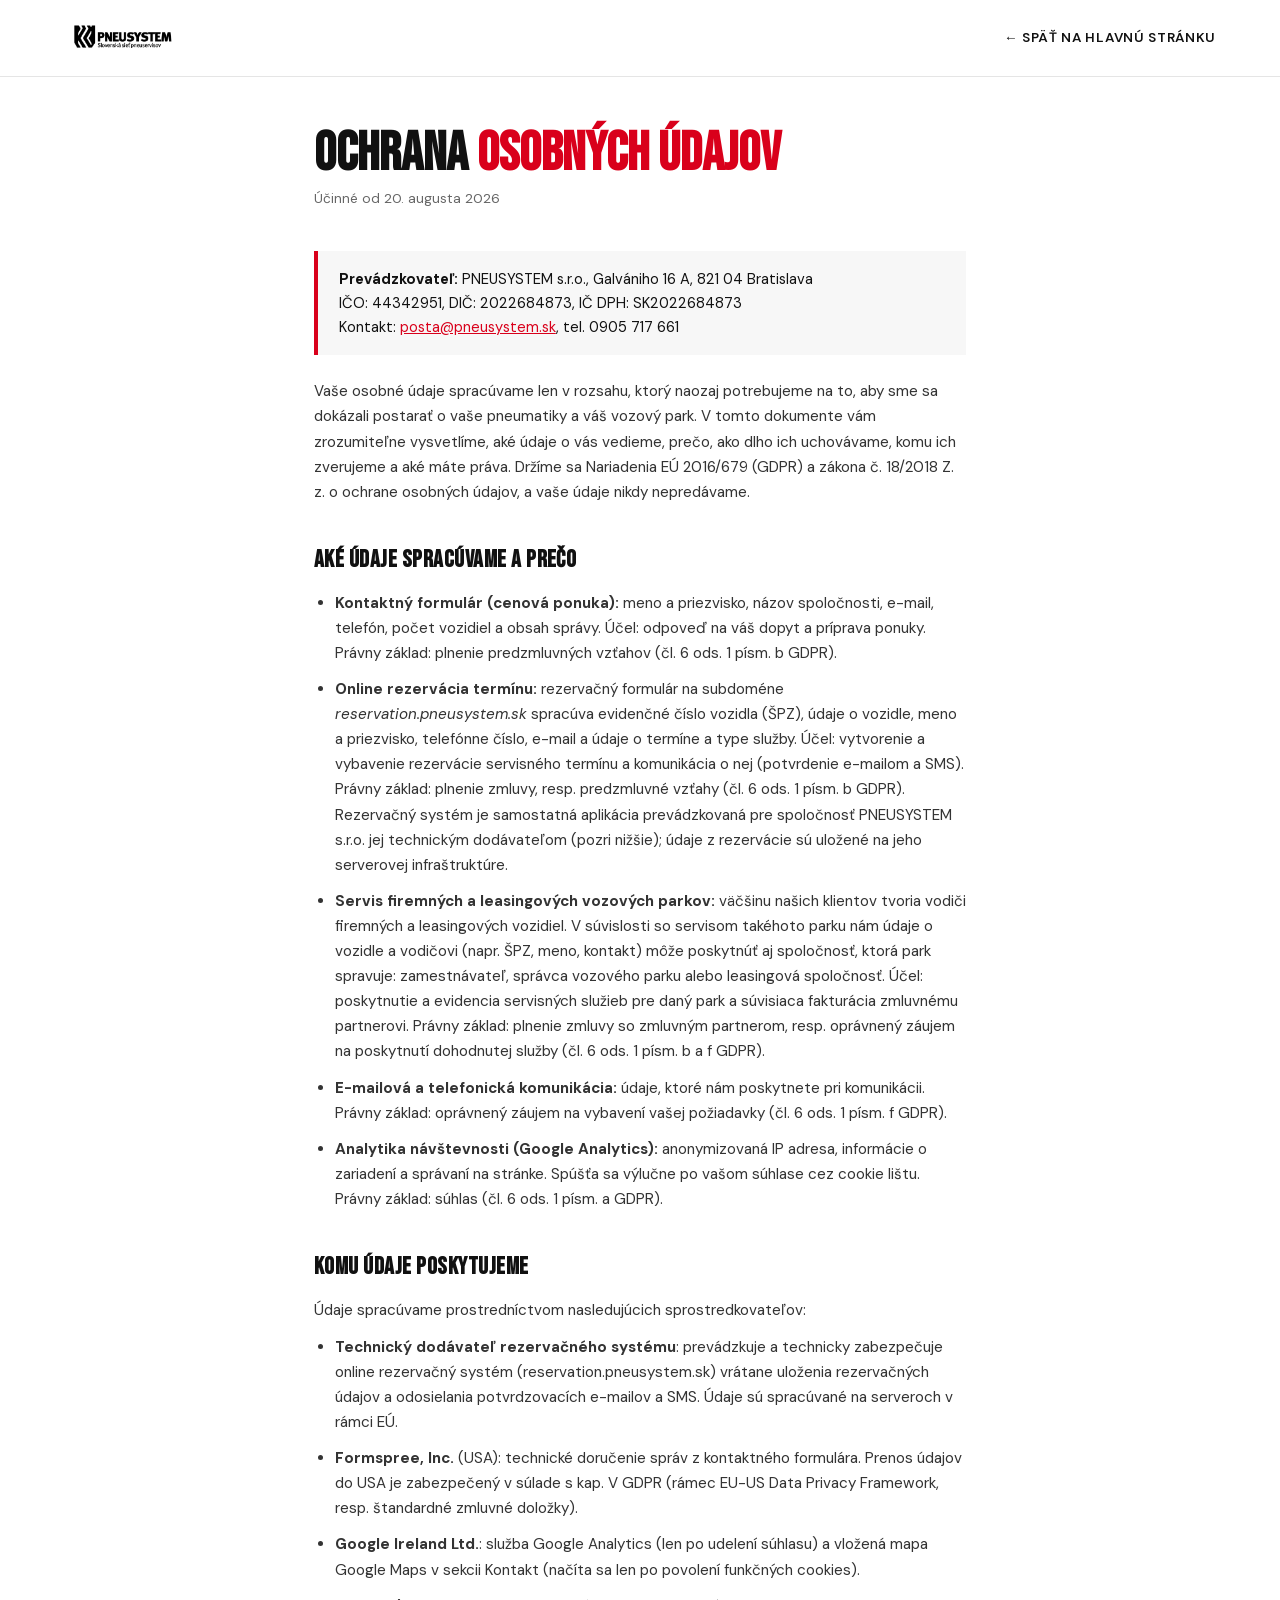
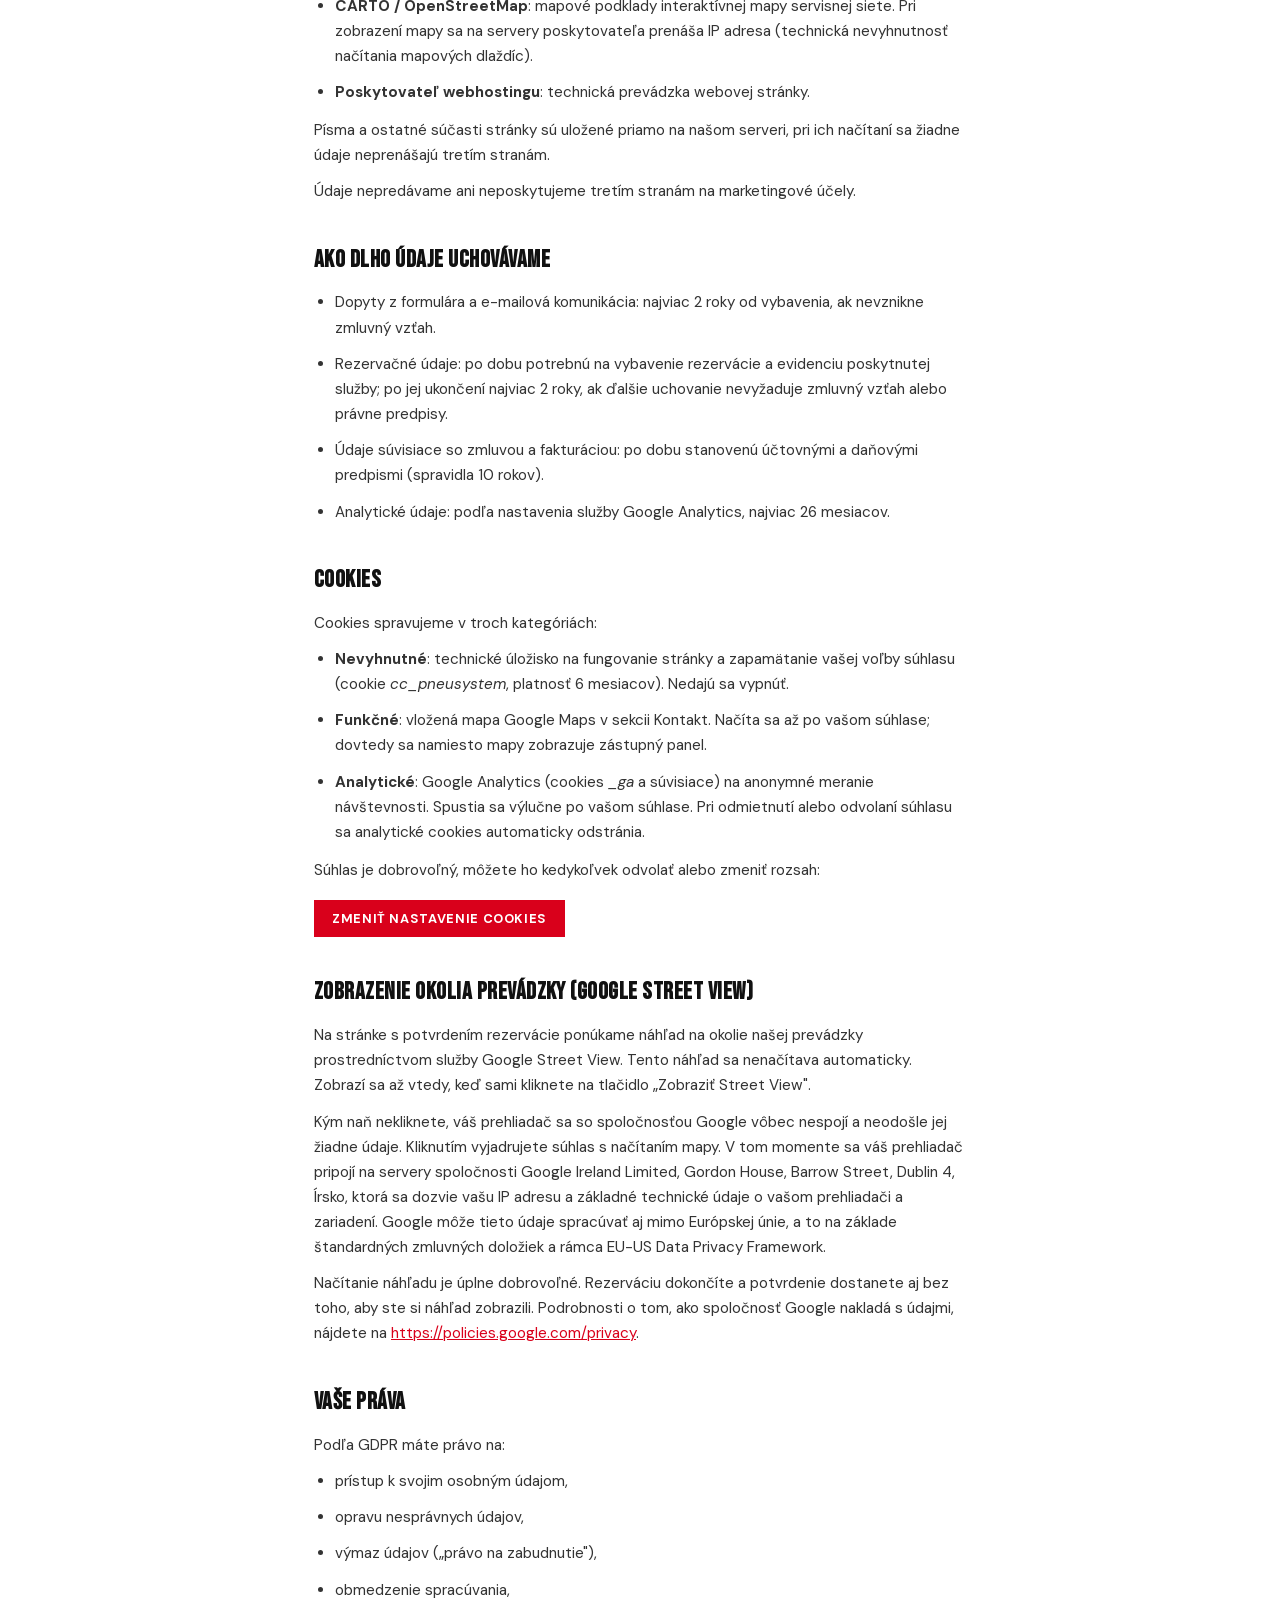
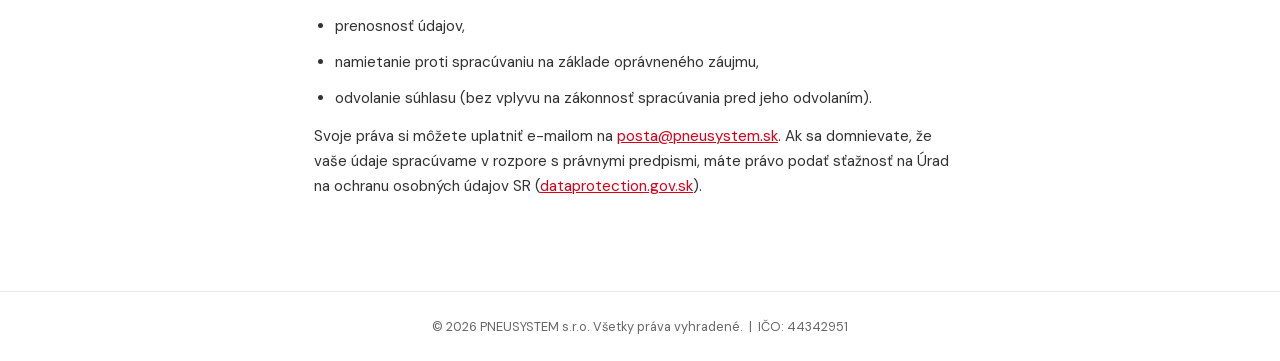
<file: ochrana-osobnych-udajov.html>
<!DOCTYPE html>
<html lang="sk" dir="ltr">
<head>
  <meta charset="UTF-8">
  <meta name="viewport" content="width=device-width, initial-scale=1.0">
  <meta name="theme-color" content="#FFFFFF">
  <meta name="robots" content="noindex, follow">
  <meta name="description" content="Informácie o spracúvaní osobných údajov spoločnosťou PNEUSYSTEM s.r.o.">
  <title>Ochrana osobných údajov, Pneusystem.sk</title>
  <link rel="canonical" href="https://pneusystem.sk/ochrana-osobnych-udajov.html">
  <link rel="icon" href="favicon.ico" sizes="48x48">
  <link rel="icon" type="image/png" sizes="32x32" href="images/favicon-32.png">
  <link rel="apple-touch-icon" sizes="180x180" href="images/apple-touch-icon.png">
  <link href="fonts/fonts.css" rel="stylesheet">
  <style>
    :root {
      --red: #D9001B;
      --red-dark: #A50014;
      --bg: #FFFFFF;
      --text: #111111;
      --grey: #666666;
      --line: #E5E5E5;
    }
    *, *::before, *::after { box-sizing: border-box; margin: 0; padding: 0; }
    body {
      font-family: 'DM Sans', sans-serif;
      background: var(--bg);
      color: var(--text);
      line-height: 1.65;
    }
    header {
      border-bottom: 1px solid var(--line);
      padding: 1.1rem 5%;
      display: flex;
      align-items: center;
      justify-content: space-between;
    }
    header img { height: 32px; filter: brightness(0); }
    header a.back {
      color: var(--text);
      text-decoration: none;
      font-size: 0.85rem;
      font-weight: 600;
      letter-spacing: 0.05em;
      text-transform: uppercase;
    }
    header a.back:hover { color: var(--red); }
    main { max-width: 780px; margin: 0 auto; padding: 3rem 5% 5rem; }
    h1 {
      font-family: 'Bebas Neue', sans-serif;
      font-size: clamp(2.2rem, 6vw, 3.4rem);
      line-height: 1.05;
      margin-bottom: 0.4rem;
    }
    h1 em { color: var(--red); font-style: normal; }
    .updated { color: var(--grey); font-size: 0.85rem; margin-bottom: 2.5rem; }
    h2 {
      font-family: 'Bebas Neue', sans-serif;
      font-size: 1.5rem;
      letter-spacing: 0.02em;
      margin: 2.2rem 0 0.7rem;
    }
    p, li { font-size: 0.95rem; color: #333; margin-bottom: 0.7rem; }
    ul { padding-left: 1.3rem; margin-bottom: 0.8rem; }
    a { color: var(--red); }
    .box {
      background: #F7F7F7;
      border-left: 4px solid var(--red);
      padding: 1rem 1.3rem;
      margin: 1rem 0 1.5rem;
      font-size: 0.92rem;
    }
    .cookie-reset {
      display: inline-block;
      margin-top: 0.4rem;
      background: var(--red); color: #fff;
      border: none; cursor: pointer;
      font-family: 'DM Sans', sans-serif;
      font-size: 0.8rem; font-weight: 700;
      letter-spacing: 0.05em; text-transform: uppercase;
      padding: 10px 18px;
    }
    .cookie-reset:hover { background: var(--red-dark); }
    footer {
      border-top: 1px solid var(--line);
      padding: 1.5rem 5%;
      text-align: center;
      color: var(--grey);
      font-size: 0.8rem;
    }
  </style>
</head>
<body>
  <header>
    <a href="index.html"><img src="images/logo.png" alt="Pneusystem"></a>
    <a class="back" href="index.html">← Späť na hlavnú stránku</a>
  </header>

  <main>
    <h1>Ochrana <em>osobných údajov</em></h1>
    <p class="updated">Účinné od 20. augusta 2026</p>

    <div class="box">
      <strong>Prevádzkovateľ:</strong> PNEUSYSTEM s.r.o., Galvániho 16 A, 821 04 Bratislava<br>
      IČO: 44342951, DIČ: 2022684873, IČ DPH: SK2022684873<br>
      Kontakt: <a href="mailto:posta@pneusystem.sk">posta@pneusystem.sk</a>, tel. 0905 717 661
    </div>

    <p>Vaše osobné údaje spracúvame len v rozsahu, ktorý naozaj potrebujeme na to, aby sme sa dokázali
    postarať o vaše pneumatiky a váš vozový park. V tomto dokumente vám zrozumiteľne vysvetlíme, aké
    údaje o vás vedieme, prečo, ako dlho ich uchovávame, komu ich zverujeme a aké máte práva. Držíme sa
    Nariadenia EÚ 2016/679 (GDPR) a zákona č. 18/2018 Z. z. o ochrane osobných údajov, a vaše údaje
    nikdy nepredávame.</p>

    <h2>Aké údaje spracúvame a prečo</h2>
    <ul>
      <li><strong>Kontaktný formulár (cenová ponuka):</strong> meno a priezvisko, názov spoločnosti,
      e-mail, telefón, počet vozidiel a obsah správy. Účel: odpoveď na váš dopyt a príprava ponuky.
      Právny základ: plnenie predzmluvných vzťahov (čl. 6 ods. 1 písm. b GDPR).</li>
      <li><strong>Online rezervácia termínu:</strong> rezervačný formulár na subdoméne
      <em>reservation.pneusystem.sk</em> spracúva evidenčné číslo vozidla (ŠPZ), údaje o vozidle,
      meno a priezvisko, telefónne číslo, e-mail a údaje o termíne a type služby. Účel: vytvorenie
      a vybavenie rezervácie servisného termínu a komunikácia o nej (potvrdenie e-mailom a SMS).
      Právny základ: plnenie zmluvy, resp. predzmluvné vzťahy (čl. 6 ods. 1 písm. b GDPR).
      Rezervačný systém je samostatná aplikácia prevádzkovaná pre spoločnosť PNEUSYSTEM s.r.o. jej
      technickým dodávateľom (pozri nižšie); údaje z rezervácie sú uložené na jeho serverovej infraštruktúre.</li>
      <li><strong>Servis firemných a leasingových vozových parkov:</strong> väčšinu našich klientov tvoria
      vodiči firemných a leasingových vozidiel. V súvislosti so servisom takéhoto parku nám údaje o vozidle
      a vodičovi (napr. ŠPZ, meno, kontakt) môže poskytnúť aj spoločnosť, ktorá park spravuje: zamestnávateľ,
      správca vozového parku alebo leasingová spoločnosť. Účel: poskytnutie a evidencia servisných služieb pre
      daný park a súvisiaca fakturácia zmluvnému partnerovi. Právny základ: plnenie zmluvy so zmluvným
      partnerom, resp. oprávnený záujem na poskytnutí dohodnutej služby (čl. 6 ods. 1 písm. b a f GDPR).</li>
      <li><strong>E-mailová a telefonická komunikácia:</strong> údaje, ktoré nám poskytnete pri komunikácii.
      Právny základ: oprávnený záujem na vybavení vašej požiadavky (čl. 6 ods. 1 písm. f GDPR).</li>
      <li><strong>Analytika návštevnosti (Google Analytics):</strong> anonymizovaná IP adresa, informácie
      o zariadení a správaní na stránke. Spúšťa sa výlučne po vašom súhlase cez cookie lištu.
      Právny základ: súhlas (čl. 6 ods. 1 písm. a GDPR).</li>
    </ul>

    <h2>Komu údaje poskytujeme</h2>
    <p>Údaje spracúvame prostredníctvom nasledujúcich sprostredkovateľov:</p>
    <ul>
      <li><strong>Technický dodávateľ rezervačného systému</strong>: prevádzkuje a technicky
      zabezpečuje online rezervačný systém (reservation.pneusystem.sk) vrátane uloženia rezervačných
      údajov a odosielania potvrdzovacích e-mailov a SMS. Údaje sú spracúvané na serveroch v rámci EÚ.</li>
      <li><strong>Formspree, Inc.</strong> (USA): technické doručenie správ z kontaktného formulára.
      Prenos údajov do USA je zabezpečený v súlade s kap. V GDPR (rámec EU-US Data Privacy Framework,
      resp. štandardné zmluvné doložky).</li>
      <li><strong>Google Ireland Ltd.</strong>: služba Google Analytics (len po udelení súhlasu)
      a vložená mapa Google Maps v sekcii Kontakt (načíta sa len po povolení funkčných cookies).</li>
      <li><strong>CARTO / OpenStreetMap</strong>: mapové podklady interaktívnej mapy servisnej siete.
      Pri zobrazení mapy sa na servery poskytovateľa prenáša IP adresa (technická nevyhnutnosť
      načítania mapových dlaždíc).</li>
      <li><strong>Poskytovateľ webhostingu</strong>: technická prevádzka webovej stránky.</li>
    </ul>
    <p>Písma a ostatné súčasti stránky sú uložené priamo na našom serveri, pri ich načítaní
    sa žiadne údaje neprenášajú tretím stranám.</p>
    <p>Údaje nepredávame ani neposkytujeme tretím stranám na marketingové účely.</p>

    <h2>Ako dlho údaje uchovávame</h2>
    <ul>
      <li>Dopyty z formulára a e-mailová komunikácia: najviac 2 roky od vybavenia, ak nevznikne zmluvný vzťah.</li>
      <li>Rezervačné údaje: po dobu potrebnú na vybavenie rezervácie a evidenciu poskytnutej služby;
      po jej ukončení najviac 2 roky, ak ďalšie uchovanie nevyžaduje zmluvný vzťah alebo právne predpisy.</li>
      <li>Údaje súvisiace so zmluvou a fakturáciou: po dobu stanovenú účtovnými a daňovými predpismi (spravidla 10 rokov).</li>
      <li>Analytické údaje: podľa nastavenia služby Google Analytics, najviac 26 mesiacov.</li>
    </ul>

    <h2>Cookies</h2>
    <p>Cookies spravujeme v troch kategóriách:</p>
    <ul>
      <li><strong>Nevyhnutné</strong>: technické úložisko na fungovanie stránky a zapamätanie vašej
      voľby súhlasu (cookie <em>cc_pneusystem</em>, platnosť 6 mesiacov). Nedajú sa vypnúť.</li>
      <li><strong>Funkčné</strong>: vložená mapa Google Maps v sekcii Kontakt. Načíta sa až po vašom
      súhlase; dovtedy sa namiesto mapy zobrazuje zástupný panel.</li>
      <li><strong>Analytické</strong>: Google Analytics (cookies <em>_ga</em> a súvisiace) na anonymné
      meranie návštevnosti. Spustia sa výlučne po vašom súhlase. Pri odmietnutí alebo odvolaní súhlasu
      sa analytické cookies automaticky odstránia.</li>
    </ul>
    <p>Súhlas je dobrovoľný, môžete ho kedykoľvek odvolať alebo zmeniť rozsah:</p>
    <button class="cookie-reset" onclick="if(window.CookieConsent)CookieConsent.showPreferences()">Zmeniť nastavenie cookies</button>

    <h2>Zobrazenie okolia prevádzky (Google Street View)</h2>
    <p>Na stránke s potvrdením rezervácie ponúkame náhľad na okolie našej prevádzky prostredníctvom
    služby Google Street View. Tento náhľad sa nenačítava automaticky. Zobrazí sa až vtedy, keď sami
    kliknete na tlačidlo „Zobraziť Street View".</p>
    <p>Kým naň nekliknete, váš prehliadač sa so spoločnosťou Google vôbec nespojí a neodošle jej žiadne
    údaje. Kliknutím vyjadrujete súhlas s načítaním mapy. V tom momente sa váš prehliadač pripojí na
    servery spoločnosti Google Ireland Limited, Gordon House, Barrow Street, Dublin 4, Írsko, ktorá sa
    dozvie vašu IP adresu a základné technické údaje o vašom prehliadači a zariadení. Google môže tieto
    údaje spracúvať aj mimo Európskej únie, a to na základe štandardných zmluvných doložiek a rámca
    EU-US Data Privacy Framework.</p>
    <p>Načítanie náhľadu je úplne dobrovoľné. Rezerváciu dokončíte a potvrdenie dostanete aj bez toho,
    aby ste si náhľad zobrazili. Podrobnosti o tom, ako spoločnosť Google nakladá s údajmi, nájdete na
    <a href="https://policies.google.com/privacy" target="_blank" rel="noopener">https://policies.google.com/privacy</a>.</p>

    <h2>Vaše práva</h2>
    <p>Podľa GDPR máte právo na:</p>
    <ul>
      <li>prístup k svojim osobným údajom,</li>
      <li>opravu nesprávnych údajov,</li>
      <li>výmaz údajov („právo na zabudnutie"),</li>
      <li>obmedzenie spracúvania,</li>
      <li>prenosnosť údajov,</li>
      <li>namietanie proti spracúvaniu na základe oprávneného záujmu,</li>
      <li>odvolanie súhlasu (bez vplyvu na zákonnosť spracúvania pred jeho odvolaním).</li>
    </ul>
    <p>Svoje práva si môžete uplatniť e-mailom na <a href="mailto:posta@pneusystem.sk">posta@pneusystem.sk</a>.
    Ak sa domnievate, že vaše údaje spracúvame v rozpore s právnymi predpismi, máte právo podať sťažnosť
    na Úrad na ochranu osobných údajov SR (<a href="https://dataprotection.gov.sk" target="_blank" rel="noopener">dataprotection.gov.sk</a>).</p>
  </main>

  <footer>
    © 2026 PNEUSYSTEM s.r.o. Všetky práva vyhradené. &nbsp;|&nbsp; IČO: 44342951
  </footer>

  <script>
    window.dataLayer = window.dataLayer || [];
    function gtag(){ dataLayer.push(arguments); }
    window.gtag = gtag;
    gtag('consent', 'default', {
      ad_storage: 'denied',
      ad_user_data: 'denied',
      ad_personalization: 'denied',
      analytics_storage: 'denied'
    });
  </script>
  <link rel="stylesheet" href="vendor/cookieconsent/cookieconsent.css">
  <script src="vendor/cookieconsent/cookieconsent.umd.js"></script>
  <script src="cookieconsent-init.js"></script>
</body>
</html>
</file>
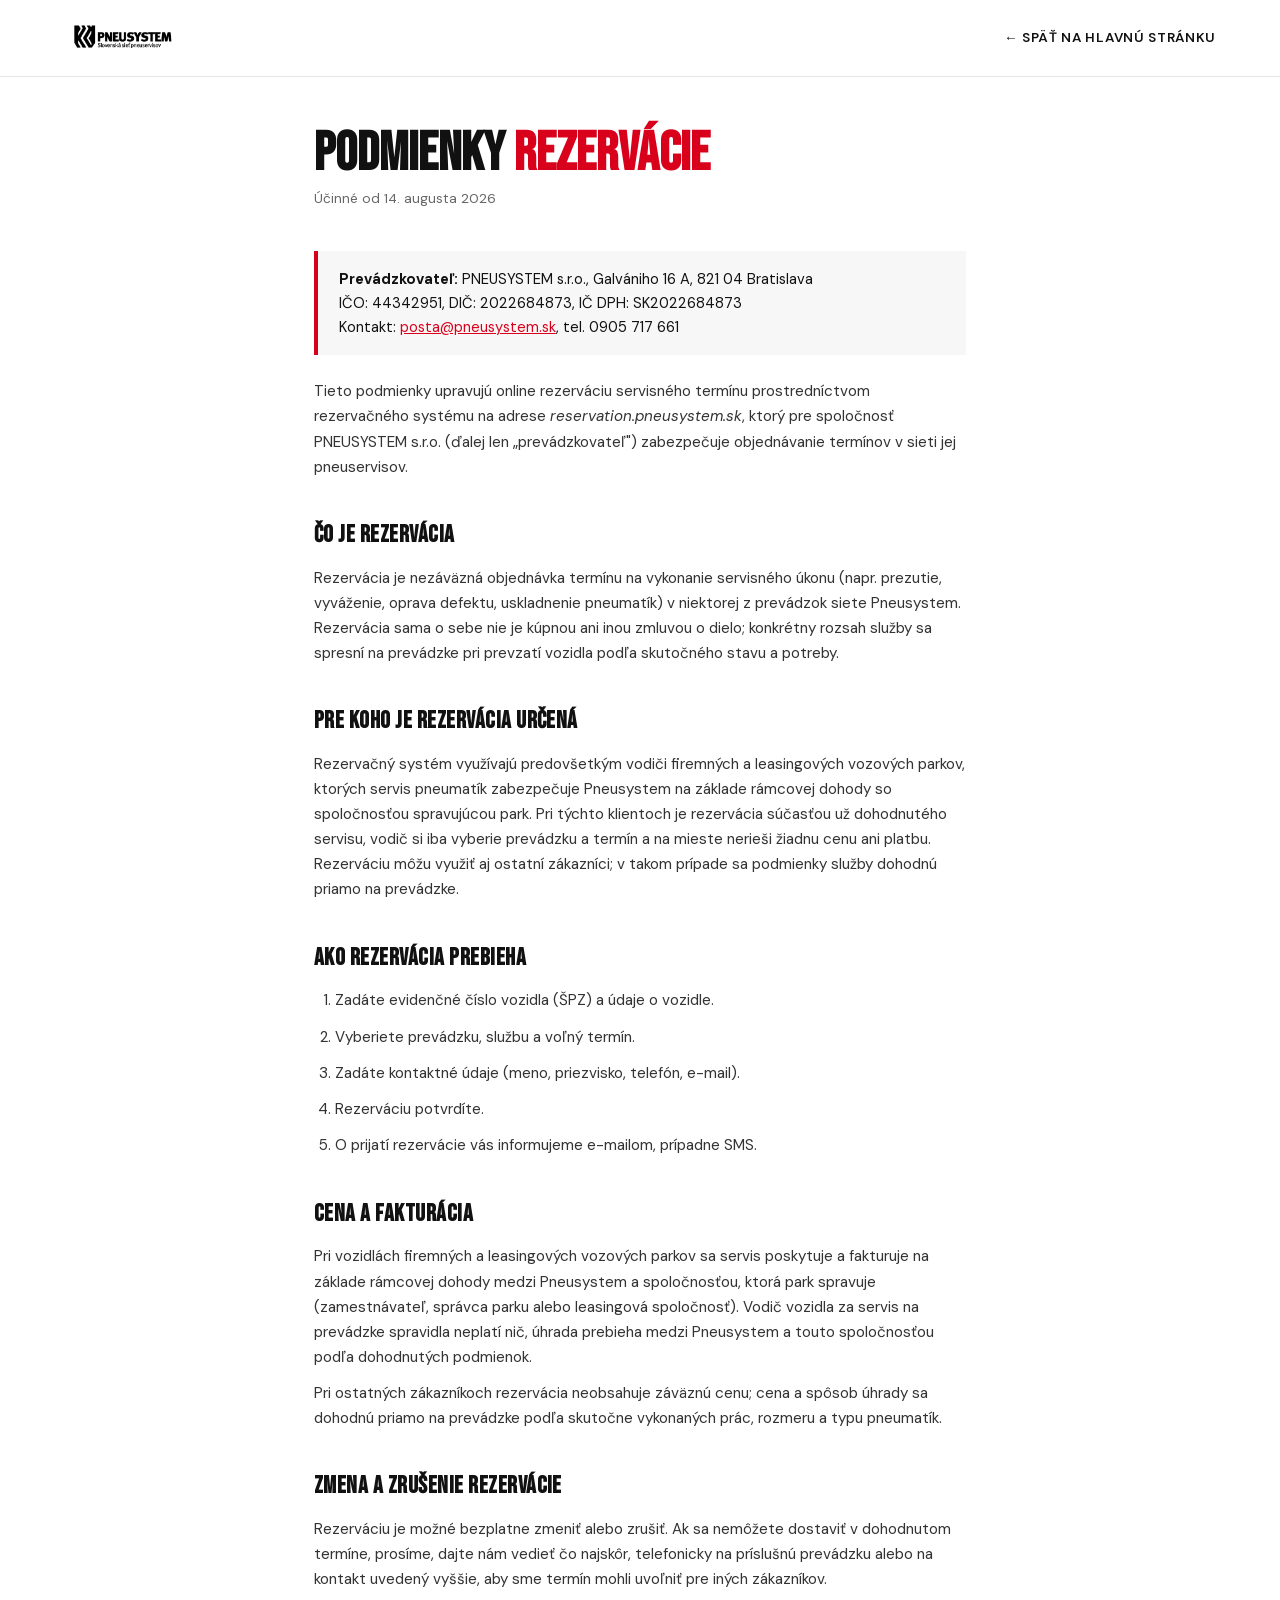
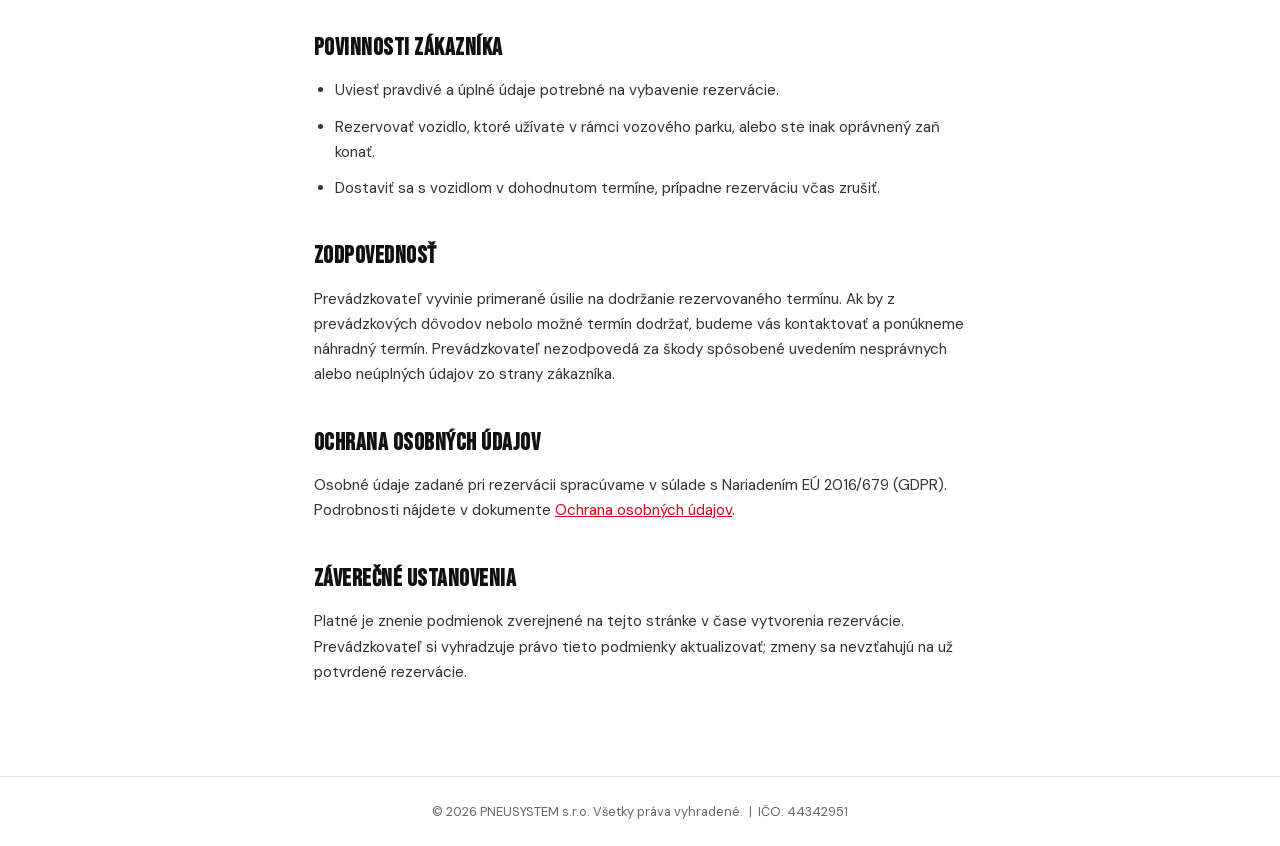
<file: podmienky-rezervacie.html>
<!DOCTYPE html>
<html lang="sk" dir="ltr">
<head>
  <meta charset="UTF-8">
  <meta name="viewport" content="width=device-width, initial-scale=1.0">
  <meta name="theme-color" content="#FFFFFF">
  <meta name="robots" content="noindex, follow">
  <meta name="description" content="Podmienky online rezervácie servisného termínu Pneusystem.">
  <title>Podmienky rezervácie, Pneusystem.sk</title>
  <link rel="canonical" href="https://pneusystem.sk/podmienky-rezervacie.html">
  <link rel="icon" href="favicon.ico" sizes="48x48">
  <link rel="icon" type="image/png" sizes="32x32" href="images/favicon-32.png">
  <link rel="apple-touch-icon" sizes="180x180" href="images/apple-touch-icon.png">
  <link href="fonts/fonts.css" rel="stylesheet">
  <style>
    :root {
      --red: #D9001B;
      --red-dark: #A50014;
      --bg: #FFFFFF;
      --text: #111111;
      --grey: #666666;
      --line: #E5E5E5;
    }
    *, *::before, *::after { box-sizing: border-box; margin: 0; padding: 0; }
    body {
      font-family: 'DM Sans', sans-serif;
      background: var(--bg);
      color: var(--text);
      line-height: 1.65;
    }
    header {
      border-bottom: 1px solid var(--line);
      padding: 1.1rem 5%;
      display: flex;
      align-items: center;
      justify-content: space-between;
    }
    header img { height: 32px; filter: brightness(0); }
    header a.back {
      color: var(--text);
      text-decoration: none;
      font-size: 0.85rem;
      font-weight: 600;
      letter-spacing: 0.05em;
      text-transform: uppercase;
    }
    header a.back:hover { color: var(--red); }
    main { max-width: 780px; margin: 0 auto; padding: 3rem 5% 5rem; }
    h1 {
      font-family: 'Bebas Neue', sans-serif;
      font-size: clamp(2.2rem, 6vw, 3.4rem);
      line-height: 1.05;
      margin-bottom: 0.4rem;
    }
    h1 em { color: var(--red); font-style: normal; }
    .updated { color: var(--grey); font-size: 0.85rem; margin-bottom: 2.5rem; }
    h2 {
      font-family: 'Bebas Neue', sans-serif;
      font-size: 1.5rem;
      letter-spacing: 0.02em;
      margin: 2.2rem 0 0.7rem;
    }
    p, li { font-size: 0.95rem; color: #333; margin-bottom: 0.7rem; }
    ul, ol { padding-left: 1.3rem; margin-bottom: 0.8rem; }
    a { color: var(--red); }
    .box {
      background: #F7F7F7;
      border-left: 4px solid var(--red);
      padding: 1rem 1.3rem;
      margin: 1rem 0 1.5rem;
      font-size: 0.92rem;
    }
    footer {
      border-top: 1px solid var(--line);
      padding: 1.5rem 5%;
      text-align: center;
      color: var(--grey);
      font-size: 0.8rem;
    }
  </style>
</head>
<body>
  <header>
    <a href="index.html"><img src="images/logo.png" alt="Pneusystem"></a>
    <a class="back" href="index.html">← Späť na hlavnú stránku</a>
  </header>

  <main>
    <h1>Podmienky <em>rezervácie</em></h1>
    <p class="updated">Účinné od 14. augusta 2026</p>

    <div class="box">
      <strong>Prevádzkovateľ:</strong> PNEUSYSTEM s.r.o., Galvániho 16 A, 821 04 Bratislava<br>
      IČO: 44342951, DIČ: 2022684873, IČ DPH: SK2022684873<br>
      Kontakt: <a href="mailto:posta@pneusystem.sk">posta@pneusystem.sk</a>, tel. 0905 717 661
    </div>

    <p>Tieto podmienky upravujú online rezerváciu servisného termínu prostredníctvom rezervačného
    systému na adrese <em>reservation.pneusystem.sk</em>, ktorý pre spoločnosť PNEUSYSTEM s.r.o.
    (ďalej len „prevádzkovateľ") zabezpečuje objednávanie termínov v sieti jej pneuservisov.</p>

    <h2>Čo je rezervácia</h2>
    <p>Rezervácia je nezáväzná objednávka termínu na vykonanie servisného úkonu (napr. prezutie,
    vyváženie, oprava defektu, uskladnenie pneumatík) v niektorej z prevádzok siete Pneusystem.
    Rezervácia sama o sebe nie je kúpnou ani inou zmluvou o dielo; konkrétny rozsah služby sa spresní
    na prevádzke pri prevzatí vozidla podľa skutočného stavu a potreby.</p>

    <h2>Pre koho je rezervácia určená</h2>
    <p>Rezervačný systém využívajú predovšetkým vodiči firemných a leasingových vozových parkov, ktorých
    servis pneumatík zabezpečuje Pneusystem na základe rámcovej dohody so spoločnosťou spravujúcou park.
    Pri týchto klientoch je rezervácia súčasťou už dohodnutého servisu, vodič si iba vyberie prevádzku
    a termín a na mieste nerieši žiadnu cenu ani platbu. Rezerváciu môžu využiť aj ostatní zákazníci;
    v takom prípade sa podmienky služby dohodnú priamo na prevádzke.</p>

    <h2>Ako rezervácia prebieha</h2>
    <ol>
      <li>Zadáte evidenčné číslo vozidla (ŠPZ) a údaje o vozidle.</li>
      <li>Vyberiete prevádzku, službu a voľný termín.</li>
      <li>Zadáte kontaktné údaje (meno, priezvisko, telefón, e-mail).</li>
      <li>Rezerváciu potvrdíte.</li>
      <li>O prijatí rezervácie vás informujeme e-mailom, prípadne SMS.</li>
    </ol>

    <h2>Cena a fakturácia</h2>
    <p>Pri vozidlách firemných a leasingových vozových parkov sa servis poskytuje a fakturuje na základe
    rámcovej dohody medzi Pneusystem a spoločnosťou, ktorá park spravuje (zamestnávateľ, správca parku
    alebo leasingová spoločnosť). Vodič vozidla za servis na prevádzke spravidla neplatí nič, úhrada
    prebieha medzi Pneusystem a touto spoločnosťou podľa dohodnutých podmienok.</p>
    <p>Pri ostatných zákazníkoch rezervácia neobsahuje záväznú cenu; cena a spôsob úhrady sa dohodnú
    priamo na prevádzke podľa skutočne vykonaných prác, rozmeru a typu pneumatík.</p>

    <h2>Zmena a zrušenie rezervácie</h2>
    <p>Rezerváciu je možné bezplatne zmeniť alebo zrušiť. Ak sa nemôžete dostaviť v dohodnutom termíne,
    prosíme, dajte nám vedieť čo najskôr, telefonicky na príslušnú prevádzku alebo na kontakt uvedený
    vyššie, aby sme termín mohli uvoľniť pre iných zákazníkov.</p>

    <h2>Povinnosti zákazníka</h2>
    <ul>
      <li>Uviesť pravdivé a úplné údaje potrebné na vybavenie rezervácie.</li>
      <li>Rezervovať vozidlo, ktoré užívate v rámci vozového parku, alebo ste inak oprávnený zaň konať.</li>
      <li>Dostaviť sa s vozidlom v dohodnutom termíne, prípadne rezerváciu včas zrušiť.</li>
    </ul>

    <h2>Zodpovednosť</h2>
    <p>Prevádzkovateľ vyvinie primerané úsilie na dodržanie rezervovaného termínu. Ak by z prevádzkových
    dôvodov nebolo možné termín dodržať, budeme vás kontaktovať a ponúkneme náhradný termín. Prevádzkovateľ
    nezodpovedá za škody spôsobené uvedením nesprávnych alebo neúplných údajov zo strany zákazníka.</p>

    <h2>Ochrana osobných údajov</h2>
    <p>Osobné údaje zadané pri rezervácii spracúvame v súlade s Nariadením EÚ 2016/679 (GDPR).
    Podrobnosti nájdete v dokumente <a href="ochrana-osobnych-udajov.html">Ochrana osobných údajov</a>.</p>

    <h2>Záverečné ustanovenia</h2>
    <p>Platné je znenie podmienok zverejnené na tejto stránke v čase vytvorenia rezervácie. Prevádzkovateľ
    si vyhradzuje právo tieto podmienky aktualizovať; zmeny sa nevzťahujú na už potvrdené rezervácie.</p>
  </main>

  <footer>
    © 2026 PNEUSYSTEM s.r.o. Všetky práva vyhradené. &nbsp;|&nbsp; IČO: 44342951
  </footer>
</body>
</html>
</file>
<file: fonts/fonts.css>
/* latin-ext */
@font-face {
  font-family: 'Bebas Neue';
  font-style: normal;
  font-weight: 400;
  font-display: swap;
  src: url(JTUSjIg69CK48gW7PXoo9WdhyyTh89ZNpQ.woff2) format('woff2');
  unicode-range: U+0100-02BA, U+02BD-02C5, U+02C7-02CC, U+02CE-02D7, U+02DD-02FF, U+0304, U+0308, U+0329, U+1D00-1DBF, U+1E00-1E9F, U+1EF2-1EFF, U+2020, U+20A0-20AB, U+20AD-20C0, U+2113, U+2C60-2C7F, U+A720-A7FF;
}
/* latin */
@font-face {
  font-family: 'Bebas Neue';
  font-style: normal;
  font-weight: 400;
  font-display: swap;
  src: url(JTUSjIg69CK48gW7PXoo9WlhyyTh89Y.woff2) format('woff2');
  unicode-range: U+0000-00FF, U+0131, U+0152-0153, U+02BB-02BC, U+02C6, U+02DA, U+02DC, U+0304, U+0308, U+0329, U+2000-206F, U+20AC, U+2122, U+2191, U+2193, U+2212, U+2215, U+FEFF, U+FFFD;
}
/* latin-ext */
@font-face {
  font-family: 'DM Sans';
  font-style: italic;
  font-weight: 300 700;
  font-display: swap;
  src: url(rP2Fp2ywxg089UriCZa4ET-DJF4e8BH9.woff2) format('woff2');
  unicode-range: U+0100-02BA, U+02BD-02C5, U+02C7-02CC, U+02CE-02D7, U+02DD-02FF, U+0304, U+0308, U+0329, U+1D00-1DBF, U+1E00-1E9F, U+1EF2-1EFF, U+2020, U+20A0-20AB, U+20AD-20C0, U+2113, U+2C60-2C7F, U+A720-A7FF;
}
/* latin */
@font-face {
  font-family: 'DM Sans';
  font-style: italic;
  font-weight: 300 700;
  font-display: swap;
  src: url(rP2Fp2ywxg089UriCZa4Hz-DJF4e8A.woff2) format('woff2');
  unicode-range: U+0000-00FF, U+0131, U+0152-0153, U+02BB-02BC, U+02C6, U+02DA, U+02DC, U+0304, U+0308, U+0329, U+2000-206F, U+20AC, U+2122, U+2191, U+2193, U+2212, U+2215, U+FEFF, U+FFFD;
}
/* latin-ext */
@font-face {
  font-family: 'DM Sans';
  font-style: normal;
  font-weight: 300 700;
  font-display: swap;
  src: url(rP2Hp2ywxg089UriCZ2IHTWEBlwu8Q.woff2) format('woff2');
  unicode-range: U+0100-02BA, U+02BD-02C5, U+02C7-02CC, U+02CE-02D7, U+02DD-02FF, U+0304, U+0308, U+0329, U+1D00-1DBF, U+1E00-1E9F, U+1EF2-1EFF, U+2020, U+20A0-20AB, U+20AD-20C0, U+2113, U+2C60-2C7F, U+A720-A7FF;
}
/* latin */
@font-face {
  font-family: 'DM Sans';
  font-style: normal;
  font-weight: 300 700;
  font-display: swap;
  src: url(rP2Hp2ywxg089UriCZOIHTWEBlw.woff2) format('woff2');
  unicode-range: U+0000-00FF, U+0131, U+0152-0153, U+02BB-02BC, U+02C6, U+02DA, U+02DC, U+0304, U+0308, U+0329, U+2000-206F, U+20AC, U+2122, U+2191, U+2193, U+2212, U+2215, U+FEFF, U+FFFD;
}
</file>
<file: vendor/cookieconsent/cookieconsent.css>
#cc-main{background:transparent;color:var(--cc-primary-color);font-family:var(--cc-font-family);font-size:16px;font-weight:400;-webkit-font-smoothing:antialiased;-moz-osx-font-smoothing:grayscale;line-height:1.15;position:relative;text-rendering:optimizeLegibility;-webkit-text-size-adjust:100%;position:fixed;z-index:var(--cc-z-index)}#cc-main :after,#cc-main :before,#cc-main a,#cc-main button,#cc-main div,#cc-main h2,#cc-main input,#cc-main p,#cc-main span{all:unset;box-sizing:border-box}#cc-main .pm__badge,#cc-main button{all:initial;box-sizing:border-box;color:unset;visibility:unset}#cc-main .pm__badge,#cc-main a,#cc-main button,#cc-main input{-webkit-appearance:none;appearance:none;cursor:pointer;font-family:inherit;font-size:100%;line-height:normal;margin:0;outline:revert;outline-offset:2px;overflow:hidden}#cc-main table,#cc-main tbody,#cc-main td,#cc-main th,#cc-main thead,#cc-main tr{all:revert;color:inherit;font-family:inherit;font-size:inherit;font-weight:inherit}:root{--cc-font-family:-apple-system,BlinkMacSystemFont,"Segoe UI",Roboto,Helvetica,Arial,sans-serif,"Apple Color Emoji","Segoe UI Emoji","Segoe UI Symbol";--cc-modal-border-radius:.5rem;--cc-btn-border-radius:.4rem;--cc-modal-transition-duration:.25s;--cc-link-color:var(--cc-btn-primary-bg);--cc-modal-margin:1rem;--cc-z-index:2147483647;--cc-bg:#fff;--cc-primary-color:#2c2f31;--cc-secondary-color:#5e6266;--cc-btn-primary-bg:#30363c;--cc-btn-primary-color:#fff;--cc-btn-primary-border-color:var(--cc-btn-primary-bg);--cc-btn-primary-hover-bg:#000;--cc-btn-primary-hover-color:#fff;--cc-btn-primary-hover-border-color:var(--cc-btn-primary-hover-bg);--cc-btn-secondary-bg:#eaeff2;--cc-btn-secondary-color:var(--cc-primary-color);--cc-btn-secondary-border-color:var(--cc-btn-secondary-bg);--cc-btn-secondary-hover-bg:#d4dae0;--cc-btn-secondary-hover-color:#000;--cc-btn-secondary-hover-border-color:#d4dae0;--cc-separator-border-color:#f0f4f7;--cc-toggle-on-bg:var(--cc-btn-primary-bg);--cc-toggle-off-bg:#667481;--cc-toggle-on-knob-bg:#fff;--cc-toggle-off-knob-bg:var(--cc-toggle-on-knob-bg);--cc-toggle-enabled-icon-color:var(--cc-bg);--cc-toggle-disabled-icon-color:var(--cc-bg);--cc-toggle-readonly-bg:#d5dee2;--cc-toggle-readonly-knob-bg:#fff;--cc-toggle-readonly-knob-icon-color:var(--cc-toggle-readonly-bg);--cc-section-category-border:var(--cc-cookie-category-block-bg);--cc-cookie-category-block-bg:#f0f4f7;--cc-cookie-category-block-border:#f0f4f7;--cc-cookie-category-block-hover-bg:#e9eff4;--cc-cookie-category-block-hover-border:#e9eff4;--cc-cookie-category-expanded-block-bg:transparent;--cc-cookie-category-expanded-block-hover-bg:#dee4e9;--cc-overlay-bg:rgba(0,0,0,.65);--cc-webkit-scrollbar-bg:var(--cc-section-category-border);--cc-webkit-scrollbar-hover-bg:var(--cc-btn-primary-hover-bg);--cc-footer-bg:var(--cc-btn-secondary-bg);--cc-footer-color:var(--cc-secondary-color);--cc-footer-border-color:#e4eaed;--cc-pm-toggle-border-radius:4em}#cc-main.cc--rtl{direction:rtl}#cc-main .cm__title,#cc-main a,#cc-main b,#cc-main em,#cc-main strong{font-weight:600}#cc-main button>span{pointer-events:none}#cc-main .cc__link,#cc-main a{background-image:linear-gradient(currentColor,currentColor);background-position:0 100%;background-repeat:no-repeat;background-size:0 1px;font-weight:600;position:relative;transition:background-size .25s,color .25s ease}#cc-main .cc__link:hover,#cc-main a:hover{background-size:100% 1px;color:var(--cc-primary-color)}#cc-main .cc__link{color:var(--cc-link-color)}#cc-main .cm__desc,#cc-main .pm__body{overscroll-behavior:auto contain;scrollbar-width:thin}@media screen and (min-width:640px){#cc-main ::-webkit-scrollbar,#cc-main ::-webkit-scrollbar-thumb,#cc-main ::-webkit-scrollbar-track{all:revert}#cc-main ::-webkit-scrollbar-thumb{-webkit-background-clip:padding-box;background-clip:padding-box;background:var(--cc-toggle-readonly-bg);border:.25rem solid var(--cc-bg);border-radius:1rem}#cc-main ::-webkit-scrollbar-thumb:hover{background:var(--cc-toggle-off-bg)}#cc-main ::-webkit-scrollbar{background:transparent;width:12px}}html.disable--interaction.show--consent,html.disable--interaction.show--consent body{height:auto!important;overflow:hidden!important}@media (prefers-reduced-motion){#cc-main{--cc-modal-transition-duration:0s}}.cc--darkmode{--cc-bg:#161a1c;--cc-primary-color:#ebf3f6;--cc-secondary-color:#aebbc5;--cc-btn-primary-bg:#c2d0e0;--cc-btn-primary-color:var(--cc-bg);--cc-btn-primary-border-color:var(--cc-btn-primary-bg);--cc-btn-primary-hover-bg:#98a7b6;--cc-btn-primary-hover-color:#000;--cc-btn-primary-hover-border-color:var(--cc-btn-primary-hover-bg);--cc-btn-secondary-bg:#242c31;--cc-btn-secondary-color:var(--cc-primary-color);--cc-btn-secondary-border-color:var(--cc-btn-secondary-bg);--cc-btn-secondary-hover-bg:#353d43;--cc-btn-secondary-hover-color:#fff;--cc-btn-secondary-hover-border-color:var(--cc-btn-secondary-hover-bg);--cc-separator-border-color:#222a30;--cc-toggle-on-bg:var(--cc-btn-primary-bg);--cc-toggle-off-bg:#525f6b;--cc-toggle-on-knob-bg:var(--cc-btn-primary-color);--cc-toggle-off-knob-bg:var(--cc-btn-primary-color);--cc-toggle-enabled-icon-color:var(--cc-btn-primary-color);--cc-toggle-disabled-icon-color:var(--cc-btn-primary-color);--cc-toggle-readonly-bg:#343e45;--cc-toggle-readonly-knob-bg:#5f6b72;--cc-toggle-readonly-knob-icon-color:var(--cc-toggle-readonly-bg);--cc-section-category-border:#1e2428;--cc-cookie-category-block-bg:#1e2428;--cc-cookie-category-block-border:var(--cc-section-category-border);--cc-cookie-category-block-hover-bg:#242c31;--cc-cookie-category-block-hover-border:#232a2f;--cc-cookie-category-expanded-block-bg:transparent;--cc-cookie-category-expanded-block-hover-bg:var(--cc-toggle-readonly-bg);--cc-overlay-bg:rgba(0,0,0,.65);--cc-webkit-scrollbar-bg:var(--cc-section-category-border);--cc-webkit-scrollbar-hover-bg:var(--cc-btn-primary-hover-bg);--cc-footer-bg:#0c0e0f;--cc-footer-color:var(--cc-secondary-color);--cc-footer-border-color:#060809}.cc--darkmode #cc-main{color-scheme:dark}#cc-main .cm{background:var(--cc-bg);border-radius:var(--cc-modal-border-radius);box-shadow:0 .625em 1.875em rgba(0,0,2,.3);display:flex;flex-direction:column;max-width:24rem;opacity:0;overflow:hidden;position:fixed;transform:translateY(1.6em);visibility:hidden;z-index:1}#cc-main .cm--top{top:var(--cc-modal-margin)}#cc-main .cm--middle{top:50%;transform:translateY(calc(-50% + 1.6em))}#cc-main .cm--bottom{bottom:var(--cc-modal-margin)}#cc-main .cm--center{left:var(--cc-modal-margin);margin:0 auto;right:var(--cc-modal-margin);width:unset}#cc-main .cm--left{left:var(--cc-modal-margin);margin-right:var(--cc-modal-margin)}#cc-main .cm--right{margin-left:var(--cc-modal-margin);right:var(--cc-modal-margin)}#cc-main .cm__body{display:flex;flex-direction:column;justify-content:space-between;position:relative}#cc-main .cm__btns,#cc-main .cm__links{padding:1rem 1.3rem;width:unset}#cc-main .cm__texts{display:flex;flex:1;flex-direction:column;justify-content:center;padding:1rem 0 0}#cc-main .cm__desc,#cc-main .cm__title{padding:0 1.3rem}#cc-main .cm__title{font-size:1.05em}#cc-main .cm__title+.cm__desc{margin-top:1.1em}#cc-main .cm__desc{color:var(--cc-secondary-color);font-size:.9em;line-height:1.5;max-height:40vh;overflow-x:visible;overflow-y:auto;padding-bottom:1em}#cc-main .cm__btns{border-top:1px solid var(--cc-separator-border-color);display:flex;flex-direction:column;justify-content:center}#cc-main .cm__btn-group{display:grid;grid-auto-columns:minmax(0,1fr)}#cc-main .cm__btn+.cm__btn,#cc-main .cm__btn-group+.cm__btn-group{margin-top:.375rem}#cc-main .cm--flip .cm__btn+.cm__btn,#cc-main .cm--flip .cm__btn-group+.cm__btn-group{margin-bottom:.375rem;margin-top:0}#cc-main .cm--inline .cm__btn+.cm__btn{margin-left:.375rem;margin-top:0}#cc-main .cm--inline.cm--flip .cm__btn+.cm__btn{margin-bottom:0;margin-left:0;margin-right:.375rem}#cc-main .cm--inline.cm--flip .cm__btn-group+.cm__btn-group{margin-bottom:.375rem;margin-right:0}#cc-main .cm--wide .cm__btn+.cm__btn,#cc-main .cm--wide .cm__btn-group+.cm__btn-group{margin-left:.375rem;margin-top:0}#cc-main .cm--wide.cm--flip .cm__btn+.cm__btn,#cc-main .cm--wide.cm--flip .cm__btn-group+.cm__btn-group{margin-bottom:0;margin-right:.375rem}#cc-main .cm--bar:not(.cm--inline) .cm__btn-group--uneven,#cc-main .cm--wide .cm__btn-group--uneven{display:flex;flex:1;justify-content:space-between}#cc-main .cm--bar:not(.cm--inline).cm--flip .cm__btn-group--uneven,#cc-main .cm--wide.cm--flip .cm__btn-group--uneven{flex-direction:row-reverse}#cc-main .cm__btn{background:var(--cc-btn-primary-bg);border:1px solid var(--cc-btn-primary-border-color);border-radius:var(--cc-btn-border-radius);color:var(--cc-btn-primary-color);font-size:.82em;font-weight:600;min-height:42px;padding:.5em 1em;text-align:center}#cc-main .cm__btn:hover{background:var(--cc-btn-primary-hover-bg);border-color:var(--cc-btn-primary-hover-border-color);color:var(--cc-btn-primary-hover-color)}#cc-main .cm__btn--secondary{background:var(--cc-btn-secondary-bg);border-color:var(--cc-btn-secondary-border-color);color:var(--cc-btn-secondary-color)}#cc-main .cm__btn--secondary:hover{background:var(--cc-btn-secondary-hover-bg);border-color:var(--cc-btn-secondary-hover-border-color);color:var(--cc-btn-secondary-hover-color)}#cc-main .cm__btn--close{border-radius:0;border-bottom-left-radius:var(--cc-btn-border-radius);border-right:none;border-top:none;display:none;font-size:1em;height:42px;min-width:auto!important;overflow:hidden;padding:0!important;position:absolute;right:0;top:0;width:42px}#cc-main .cm__btn--close svg{stroke:var(--cc-btn-primary-color);transform:scale(.5);transition:stroke .15s ease}#cc-main .cm__btn--close:hover svg{stroke:var(--cc-btn-primary-hover-color)}#cc-main .cm__btn--close.cm__btn--secondary svg{stroke:var(--cc-btn-secondary-color)}#cc-main .cm__btn--close.cm__btn--secondary:hover svg{stroke:var(--cc-btn-secondary-hover-color)}#cc-main .cm__btn--close+.cm__texts .cm__title{padding-right:3rem}#cc-main .cm--inline .cm__btn-group{grid-auto-flow:column}#cc-main .cm__footer{background:var(--cc-footer-bg);border-top:1px solid var(--cc-footer-border-color);color:var(--cc-footer-color);padding:.4em 0 .5em}#cc-main .cm__links{display:flex;flex-direction:row;padding-bottom:0;padding-top:0}#cc-main .cm__link-group{display:flex;flex-direction:row;font-size:.8em;width:100%}#cc-main .cm__link-group>*+*{margin-left:1.3rem}#cc-main .cm--flip .cm__btn:last-child{grid-row:1}#cc-main .cm--inline.cm--flip .cm__btn:last-child{grid-column:1}#cc-main .cm--box .cm__btn--close{display:block}#cc-main .cm--box.cm--flip .cm__btns{flex-direction:column-reverse}#cc-main .cm--box.cm--wide{max-width:36em}#cc-main .cm--box.cm--wide .cm__btns{flex-direction:row;justify-content:space-between}#cc-main .cm--box.cm--wide .cm__btn-group{grid-auto-flow:column}#cc-main .cm--box.cm--wide .cm__btn{min-width:120px;padding-left:1.8em;padding-right:1.8em}#cc-main .cm--box.cm--wide.cm--flip .cm__btns{flex-direction:row-reverse}#cc-main .cm--box.cm--wide.cm--flip .cm__btn:last-child{grid-column:1}#cc-main .cm--cloud{max-width:54em;width:unset}#cc-main .cm--cloud .cm__body{flex-direction:row}#cc-main .cm--cloud .cm__texts{flex:1}#cc-main .cm--cloud .cm__desc{max-height:9.4em}#cc-main .cm--cloud .cm__btns{border-left:1px solid var(--cc-separator-border-color);border-top:none;max-width:23em}#cc-main .cm--cloud .cm__btn-group{flex-direction:column}#cc-main .cm--cloud .cm__btn{min-width:19em}#cc-main .cm--cloud.cm--flip .cm__btn-group,#cc-main .cm--cloud.cm--flip .cm__btns{flex-direction:column-reverse}#cc-main .cm--cloud.cm--inline .cm__btn-group{flex-direction:row}#cc-main .cm--cloud.cm--inline .cm__btn{min-width:10em}#cc-main .cm--cloud.cm--inline.cm--flip .cm__btn-group{flex-direction:row-reverse}#cc-main .cm--bar{border-radius:0;left:0;margin:0;max-width:unset;opacity:1;right:0;transform:translateY(0);width:100vw;--cc-modal-transition-duration:.35s}#cc-main .cm--bar.cm--top{top:0;transform:translateY(-100%)}#cc-main .cm--bar.cm--bottom{bottom:0;transform:translateY(100%)}#cc-main .cm--bar .cm__body,#cc-main .cm--bar .cm__links{margin:0 auto;max-width:55em;width:100%}#cc-main .cm--bar .cm__body{padding:.5em 0 .9em}#cc-main .cm--bar .cm__btns{border-top:none;flex-direction:row;justify-content:space-between}#cc-main .cm--bar .cm__btn-group{grid-auto-flow:column}#cc-main .cm--bar:not(.cm--inline) .cm__btn+.cm__btn,#cc-main .cm--bar:not(.cm--inline) .cm__btn-group+.cm__btn-group{margin-left:.375rem;margin-top:0}#cc-main .cm--bar .cm__btn{min-width:120px;padding-left:2em;padding-right:2em}#cc-main .cm--bar.cm--flip:not(.cm--inline) .cm__btn+.cm__btn,#cc-main .cm--bar.cm--flip:not(.cm--inline) .cm__btn-group+.cm__btn-group{margin-bottom:0;margin-left:0;margin-right:.375rem}#cc-main .cm--bar.cm--flip .cm__btns{flex-direction:row-reverse}#cc-main .cm--bar.cm--flip .cm__btn:last-child{grid-column:1}#cc-main .cm--bar.cm--inline .cm__body,#cc-main .cm--bar.cm--inline .cm__links{max-width:74em}#cc-main .cm--bar.cm--inline .cm__body{flex-direction:row;padding:0}#cc-main .cm--bar.cm--inline .cm__btns{flex-direction:column;justify-content:center;max-width:23em}#cc-main .cm--bar.cm--inline.cm--flip .cm__btns{flex-direction:column-reverse}#cc-main .cc--anim .cm,#cc-main .cc--anim.cm-wrapper:before{transition:opacity var(--cc-modal-transition-duration) ease,visibility var(--cc-modal-transition-duration) ease,transform var(--cc-modal-transition-duration) ease}#cc-main .cc--anim .cm__btn,#cc-main .cc--anim .cm__close{transition:background-color .15s ease,border-color .15s ease,color .15s ease}.disable--interaction #cc-main .cm-wrapper:before{background:var(--cc-overlay-bg);bottom:0;content:"";left:0;opacity:0;position:fixed;right:0;top:0;visibility:hidden;z-index:0}.show--consent #cc-main .cc--anim .cm{opacity:1;transform:translateY(0);visibility:visible!important}.show--consent #cc-main .cc--anim .cm--middle{transform:translateY(-50%)}.show--consent #cc-main .cc--anim .cm--bar{transform:translateY(0)}.show--consent #cc-main .cc--anim.cm-wrapper:before{opacity:1;visibility:visible}#cc-main.cc--rtl .cm__btn--close{border-bottom-left-radius:unset;border-bottom-right-radius:var(--cc-btn-border-radius);left:0;right:unset}#cc-main.cc--rtl .cm__btn--close+.cm__texts .cm__title{padding-left:3rem!important;padding-right:1.3rem}#cc-main.cc--rtl .cm--inline .cm__btn+.cm__btn{margin-left:0;margin-right:.375rem}#cc-main.cc--rtl .cm--inline.cm--flip .cm__btn+.cm__btn{margin-left:.375rem;margin-right:0}#cc-main.cc--rtl .cm:not(.cm--inline).cm--bar .cm__btn+.cm__btn,#cc-main.cc--rtl .cm:not(.cm--inline).cm--bar .cm__btn-group+.cm__btn-group,#cc-main.cc--rtl .cm:not(.cm--inline).cm--wide .cm__btn+.cm__btn,#cc-main.cc--rtl .cm:not(.cm--inline).cm--wide .cm__btn-group+.cm__btn-group{margin-left:0;margin-right:.375rem}#cc-main.cc--rtl .cm:not(.cm--inline).cm--bar.cm--flip .cm__btn+.cm__btn,#cc-main.cc--rtl .cm:not(.cm--inline).cm--wide.cm--flip .cm__btn+.cm__btn{margin-left:.375rem;margin-right:0}#cc-main.cc--rtl .cm__link-group>*+*{margin-left:0;margin-right:1.3rem}@media screen and (max-width:640px){#cc-main{--cc-modal-margin:.5em}#cc-main .cm{max-width:none!important;width:auto!important}#cc-main .cm__body{flex-direction:column!important;padding:0!important}#cc-main .cm__btns,#cc-main .cm__desc,#cc-main .cm__links,#cc-main .cm__title{padding-left:1.1rem!important;padding-right:1.1rem!important}#cc-main .cm__btns{border-left:none!important;border-top:1px solid var(--cc-separator-border-color)!important;flex-direction:column!important;max-width:none!important;min-width:auto!important}#cc-main .cm__btn+.cm__btn,#cc-main .cm__btn-group+.cm__btn-group{margin:.375rem 0 0!important}#cc-main .cm--flip .cm__btn+.cm__btn,#cc-main .cm--flip .cm__btn-group+.cm__btn-group{margin-bottom:.375rem!important;margin-top:0!important}#cc-main .cm__btn-group{display:flex!important;flex-direction:column!important;min-width:auto!important}#cc-main .cm__btn{flex:auto!important}#cc-main .cm__link-group{justify-content:center!important}#cc-main .cm--flip .cm__btn-group,#cc-main .cm--flip .cm__btns{flex-direction:column-reverse!important}}#cc-main .pm-wrapper{position:relative;z-index:2}#cc-main .pm{background:var(--cc-bg);border-radius:var(--cc-modal-border-radius);box-shadow:0 .625em 1.875em rgba(0,0,2,.3);display:flex;flex-direction:column;opacity:0;overflow:hidden;position:fixed;visibility:hidden;width:100%;width:unset;z-index:1}#cc-main svg{fill:none;width:100%}#cc-main .pm__body,#cc-main .pm__footer,#cc-main .pm__header{padding:1em 1.4em}#cc-main .pm__header{align-items:center;border-bottom:1px solid var(--cc-separator-border-color);display:flex;justify-content:space-between}#cc-main .pm__title{align-items:center;display:flex;flex:1;font-weight:600;margin-right:2em}#cc-main .pm__close-btn{background:var(--cc-btn-secondary-bg);border:1px solid var(--cc-btn-secondary-border-color);border-radius:var(--cc-btn-border-radius);height:40px;position:relative;transition:all .15s ease;width:40px}#cc-main .pm__close-btn span{display:flex;height:100%;width:100%}#cc-main .pm__close-btn svg{stroke:var(--cc-btn-secondary-color);transform:scale(.5);transition:stroke .15s ease}#cc-main .pm__close-btn:hover{background:var(--cc-btn-secondary-hover-bg);border-color:var(--cc-btn-secondary-hover-border-color)}#cc-main .pm__close-btn:hover svg{stroke:var(--cc-btn-secondary-hover-color)}#cc-main .pm__body{flex:1;overflow-y:auto;overflow-y:overlay}#cc-main .pm__section,#cc-main .pm__section--toggle{border-radius:var(--cc-btn-border-radius);display:flex;flex-direction:column;margin-bottom:.5em}#cc-main .pm__section--toggle .pm__section-desc-wrapper{border:1px solid var(--cc-cookie-category-block-border);border-radius:var(--cc-btn-border-radius);border-top:none;border-top-left-radius:0;border-top-right-radius:0;display:none;margin-top:0!important;overflow:hidden}#cc-main .pm__section{border:1px solid var(--cc-separator-border-color);padding:1em;transition:background-color .25s ease,border-color .25s ease}#cc-main .pm__section:first-child{border:none;margin-bottom:2em;margin-top:0;padding:0;transition:none}#cc-main .pm__section:not(:first-child):hover{background:var(--cc-cookie-category-block-bg);border-color:var(--cc-cookie-category-block-border)}#cc-main .pm__section-toggles+.pm__section{margin-top:2em}#cc-main .pm__section--toggle{background:var(--cc-cookie-category-block-bg);border-top:none;margin-bottom:.375rem}#cc-main .pm__section--toggle .pm__section-title{align-items:center;background:var(--cc-cookie-category-block-bg);border:1px solid var(--cc-cookie-category-block-border);display:flex;justify-content:space-between;min-height:58px;padding:1.1em 5.4em 1.1em 1.2em;position:relative;transition:background-color .25s ease,border-color .25s ease;width:100%}#cc-main .pm__section--toggle .pm__section-title:hover{background:var(--cc-cookie-category-block-hover-bg);border-color:var(--cc-cookie-category-block-hover-border)}#cc-main .pm__section--toggle .pm__section-desc{margin-top:0;padding:1em}#cc-main .pm__section--toggle.is-expanded{--cc-cookie-category-block-bg:var(--cc-cookie-category-expanded-block-bg);--cc-cookie-category-block-border:var(--cc-cookie-category-expanded-block-hover-bg)}#cc-main .pm__section--toggle.is-expanded .pm__section-title{border-bottom-left-radius:0;border-bottom-right-radius:0}#cc-main .pm__section--toggle.is-expanded .pm__section-arrow svg{transform:scale(.5) rotate(180deg)}#cc-main .pm__section--toggle.is-expanded .pm__section-desc-wrapper{display:flex}#cc-main .pm__section--expandable .pm__section-title{cursor:pointer;padding-left:3.4em}#cc-main .pm__section--expandable .pm__section-arrow{background:var(--cc-toggle-readonly-bg);border-radius:100%;display:flex;height:20px;justify-content:center;left:18px;pointer-events:none;position:absolute;width:20px}#cc-main .pm__section--expandable .pm__section-arrow svg{stroke:var(--cc-btn-secondary-color);transform:scale(.5)}#cc-main .pm__section-title-wrapper{align-items:center;display:flex;position:relative}#cc-main .pm__section-title-wrapper+.pm__section-desc-wrapper{margin-top:.85em}#cc-main .pm__section-title{border-radius:var(--cc-btn-border-radius);font-size:.95em;font-weight:600}#cc-main .pm__badge{align-items:center;background:var(--cc-btn-secondary-bg);border-radius:5em;color:var(--cc-secondary-color);display:flex;flex:none;font-size:.8em;font-weight:600;height:23px;justify-content:center;margin-left:1em;min-width:23px;overflow:hidden;padding:0 .6em 1px;position:relative;text-align:center;white-space:nowrap;width:auto}#cc-main .pm__service-counter{background:var(--cc-btn-primary-bg);color:var(--cc-btn-primary-color);padding:0;width:23px}#cc-main .pm__service-counter[data-counterlabel]{padding:0 .6em 1px;width:auto}#cc-main .section__toggle,#cc-main .section__toggle-wrapper,#cc-main .toggle__icon,#cc-main .toggle__label{border-radius:var(--cc-pm-toggle-border-radius);height:23px;transform:translateZ(0);width:50px}#cc-main .section__toggle-wrapper{cursor:pointer;position:absolute;right:18px;z-index:1}#cc-main .toggle-service{height:19px;position:relative;right:0;width:42px}#cc-main .toggle-service .section__toggle,#cc-main .toggle-service .toggle__icon,#cc-main .toggle-service .toggle__label{height:19px;width:42px}#cc-main .toggle-service .toggle__icon{position:relative}#cc-main .toggle-service .toggle__icon-circle{height:19px;width:19px}#cc-main .toggle-service .section__toggle:checked~.toggle__icon .toggle__icon-circle{transform:translateX(23px)}#cc-main .pm__section--toggle:nth-child(2) .section__toggle-wrapper:after{display:none!important}#cc-main .section__toggle{border:0;cursor:pointer;display:block;left:0;margin:0;position:absolute;top:0}#cc-main .section__toggle:disabled{cursor:not-allowed}#cc-main .toggle__icon{background:var(--cc-toggle-off-bg);box-shadow:0 0 0 1px var(--cc-toggle-off-bg);display:flex;flex-direction:row;pointer-events:none;position:absolute;transition:all .25s ease}#cc-main .toggle__icon-circle{background:var(--cc-toggle-off-knob-bg);border:none;border-radius:var(--cc-pm-toggle-border-radius);box-shadow:0 1px 2px rgba(24,32,3,.36);display:block;height:23px;left:0;position:absolute;top:0;transition:transform .25s ease,background-color .25s ease;width:23px}#cc-main .toggle__icon-off,#cc-main .toggle__icon-on{height:100%;position:absolute;transition:opacity .15s ease;width:100%}#cc-main .toggle__icon-on{opacity:0;transform:rotate(45deg)}#cc-main .toggle__icon-on svg{stroke:var(--cc-toggle-on-bg);transform:scale(.55) rotate(-45deg)}#cc-main .toggle__icon-off{opacity:1}#cc-main .toggle__icon-off svg{stroke:var(--cc-toggle-off-bg);transform:scale(.55)}#cc-main .section__toggle:checked~.toggle__icon{background:var(--cc-toggle-on-bg);box-shadow:0 0 0 1px var(--cc-toggle-on-bg)}#cc-main .section__toggle:checked~.toggle__icon .toggle__icon-circle{background-color:var(--cc-toggle-on-knob-bg);transform:translateX(27px)}#cc-main .section__toggle:checked~.toggle__icon .toggle__icon-on{opacity:1}#cc-main .section__toggle:checked~.toggle__icon .toggle__icon-off{opacity:0}#cc-main .section__toggle:checked:disabled~.toggle__icon{background:var(--cc-toggle-readonly-bg);box-shadow:0 0 0 1px var(--cc-toggle-readonly-bg)}#cc-main .section__toggle:checked:disabled~.toggle__icon .toggle__icon-circle{background:var(--cc-toggle-readonly-knob-bg);box-shadow:none}#cc-main .section__toggle:checked:disabled~.toggle__icon svg{stroke:var(--cc-toggle-readonly-knob-icon-color)}#cc-main .toggle__label{opacity:0;overflow:hidden;pointer-events:none;position:absolute;top:0;z-index:-1}#cc-main .pm__section-desc-wrapper{color:var(--cc-secondary-color);display:flex;flex-direction:column;font-size:.9em}#cc-main .pm__section-desc-wrapper>:not(:last-child){border-bottom:1px solid var(--cc-cookie-category-block-border)}#cc-main .pm__section-services{display:flex;flex-direction:column}#cc-main .pm__service{align-items:center;display:flex;justify-content:space-between;padding:.4em 1.2em;position:relative;transition:background-color .15s ease}#cc-main .pm__service:hover{background-color:var(--cc-cookie-category-block-hover-bg)}#cc-main .pm__service-header{align-items:center;display:flex;margin-right:1em;width:100%}#cc-main .pm__service-icon{border:2px solid;border-radius:100%;height:8px;margin-left:6px;margin-right:20px;margin-top:1px;min-width:8px}#cc-main .pm__service-title{font-size:.95em;width:100%;word-break:break-word}#cc-main .pm__section-desc{line-height:1.5em}#cc-main .pm__section-table{border-collapse:collapse;font-size:.9em;margin:0;overflow:hidden;padding:0;text-align:left;width:100%}#cc-main .pm__table-caption{text-align:left}#cc-main .pm__table-caption,#cc-main .pm__table-head>tr{border-bottom:1px dashed var(--cc-separator-border-color);color:var(--cc-primary-color);font-weight:600}#cc-main .pm__table-tr{transition:background-color .15s ease}#cc-main .pm__table-tr:hover{background:var(--cc-cookie-category-block-hover-bg)}#cc-main .pm__table-caption,#cc-main .pm__table-td,#cc-main .pm__table-th{padding:.625em .625em .625em 1.2em;vertical-align:top}#cc-main .pm__footer{border-top:1px solid var(--cc-separator-border-color);display:flex;justify-content:space-between}#cc-main .pm__btn-group{display:flex}#cc-main .pm__btn+.pm__btn,#cc-main .pm__btn-group+.pm__btn-group{margin-left:.375rem}#cc-main .pm--flip .pm__btn+.pm__btn,#cc-main .pm--flip .pm__btn-group+.pm__btn-group{margin-left:0;margin-right:.375rem}#cc-main .pm__btn{background:var(--cc-btn-primary-bg);border:1px solid var(--cc-btn-primary-border-color);border-radius:var(--cc-btn-border-radius);color:var(--cc-btn-primary-color);flex:auto;font-size:.82em;font-weight:600;min-height:42px;min-width:110px;padding:.5em 1.5em;text-align:center;transition:background-color .15s ease,border-color .15s ease,color .15s ease}#cc-main .pm__btn:hover{background:var(--cc-btn-primary-hover-bg);border-color:var(--cc-btn-primary-hover-border-color);color:var(--cc-btn-primary-hover-color)}#cc-main .pm__btn--secondary{background:var(--cc-btn-secondary-bg);border-color:var(--cc-btn-secondary-border-color);color:var(--cc-btn-secondary-color)}#cc-main .pm__btn--secondary:hover{background:var(--cc-btn-secondary-hover-bg);border-color:var(--cc-btn-secondary-hover-border-color);color:var(--cc-btn-secondary-hover-color)}#cc-main .pm--box{height:calc(100% - 2em);left:var(--cc-modal-margin);margin:0 auto;max-height:37.5em;max-width:43em;right:var(--cc-modal-margin);top:50%;transform:translateY(calc(-50% + 1.6em))}#cc-main .pm--box.pm--flip .pm__btn-group,#cc-main .pm--box.pm--flip .pm__footer{flex-direction:row-reverse}#cc-main .pm--bar{border-radius:0;bottom:0;height:100%;margin:0;max-height:none;max-width:29em;opacity:1;top:0;width:100%;--cc-modal-transition-duration:.35s}#cc-main .pm--bar .pm__section-table,#cc-main .pm--bar .pm__table-body,#cc-main .pm--bar .pm__table-td,#cc-main .pm--bar .pm__table-th,#cc-main .pm--bar .pm__table-tr{display:block}#cc-main .pm--bar .pm__table-head{display:none}#cc-main .pm--bar .pm__table-caption{display:block}#cc-main .pm--bar .pm__table-tr:not(:last-child){border-bottom:1px solid var(--cc-separator-border-color)}#cc-main .pm--bar .pm__table-td{display:flex;justify-content:space-between}#cc-main .pm--bar .pm__table-td:before{color:var(--cc-primary-color);content:attr(data-column);flex:1;font-weight:600;min-width:100px;overflow:hidden;padding-right:2em;text-overflow:ellipsis}#cc-main .pm--bar .pm__table-td>div{flex:3}#cc-main .pm--bar:not(.pm--wide) .pm__body,#cc-main .pm--bar:not(.pm--wide) .pm__footer,#cc-main .pm--bar:not(.pm--wide) .pm__header{padding:1em 1.3em}#cc-main .pm--bar:not(.pm--wide) .pm__btn-group,#cc-main .pm--bar:not(.pm--wide) .pm__footer{flex-direction:column}#cc-main .pm--bar:not(.pm--wide) .pm__btn+.pm__btn,#cc-main .pm--bar:not(.pm--wide) .pm__btn-group+.pm__btn-group{margin:.375rem 0 0}#cc-main .pm--bar:not(.pm--wide).pm--flip .pm__btn-group,#cc-main .pm--bar:not(.pm--wide).pm--flip .pm__footer{flex-direction:column-reverse}#cc-main .pm--bar:not(.pm--wide).pm--flip .pm__btn+.pm__btn,#cc-main .pm--bar:not(.pm--wide).pm--flip .pm__btn-group+.pm__btn-group{margin-bottom:.375rem;margin-top:0}#cc-main .pm--bar:not(.pm--wide) .pm__badge{display:none}#cc-main .pm--bar.pm--left{left:0;transform:translateX(-100%)}#cc-main .pm--bar.pm--right{right:0;transform:translateX(100%)}#cc-main .pm--bar.pm--wide{max-width:35em}#cc-main .pm--bar.pm--wide .pm__body,#cc-main .pm--bar.pm--wide .pm__footer,#cc-main .pm--bar.pm--wide .pm__header{padding:1em 1.4em}#cc-main .pm--bar.pm--wide.pm--flip .pm__btn-group,#cc-main .pm--bar.pm--wide.pm--flip .pm__footer{flex-direction:row-reverse}#cc-main .pm-overlay{background:var(--cc-overlay-bg);bottom:0;content:"";left:0;opacity:0;position:fixed;right:0;top:0;visibility:hidden;z-index:1}#cc-main .cc--anim .pm,#cc-main .cc--anim .pm-overlay{transition:opacity var(--cc-modal-transition-duration) ease,visibility var(--cc-modal-transition-duration) ease,transform var(--cc-modal-transition-duration) ease}.show--preferences #cc-main .cc--anim .pm{opacity:1;visibility:visible!important}.show--preferences #cc-main .cc--anim .pm--box{transform:translateY(-50%)}.show--preferences #cc-main .cc--anim .pm--bar{transform:translateX(0)}.show--preferences #cc-main .cc--anim .pm-overlay{opacity:1;visibility:visible}#cc-main.cc--rtl .pm__service-header{margin-left:1em;margin-right:0}#cc-main.cc--rtl .pm__section-arrow{left:unset;right:18px}#cc-main.cc--rtl .section__toggle-wrapper{left:18px;right:unset;transform-origin:left}#cc-main.cc--rtl .toggle-service{left:0}#cc-main.cc--rtl .pm__service-icon{margin-left:20px;margin-right:5px}#cc-main.cc--rtl .pm__section--toggle .pm__section-title{padding-left:5.4em;padding-right:1.2em}#cc-main.cc--rtl .pm__section--expandable .pm__section-title{padding-right:3.4em}#cc-main.cc--rtl .pm__badge{margin-left:unset;margin-right:1em}#cc-main.cc--rtl .toggle__icon-circle{transform:translateX(27px)}#cc-main.cc--rtl .toggle-service .toggle__icon-circle{transform:translateX(23px)}#cc-main.cc--rtl .section__toggle:checked~.toggle__icon .toggle__icon-circle{transform:translateX(0)}#cc-main.cc--rtl .pm__table-td,#cc-main.cc--rtl .pm__table-th{padding-left:unset;padding-right:1.2em;text-align:right}#cc-main.cc--rtl .pm__table-td{padding-left:unset;padding-right:1.2em}#cc-main.cc--rtl .pm__table-td:before{padding-left:2em;padding-right:unset}#cc-main.cc--rtl .pm__btn+.pm__btn,#cc-main.cc--rtl .pm__btn-group+.pm__btn-group{margin-left:0;margin-right:.375rem}#cc-main.cc--rtl .pm--flip .pm__btn+.pm__btn,#cc-main.cc--rtl .pm--flip .pm__btn-group+.pm__btn-group{margin-left:.375rem;margin-right:0}#cc-main.cc--rtl .pm--flip.pm--bar:not(.pm--wide) .pm__btn+.pm__btn,#cc-main.cc--rtl .pm--flip.pm--bar:not(.pm--wide) .pm__btn-group+.pm__btn-group{margin-left:0}@media screen and (max-width:640px){#cc-main .pm{border-radius:0;bottom:0;height:auto;left:0;max-height:100%;max-width:none!important;right:0;top:0;transform:translateY(1.6em)}#cc-main .pm__body,#cc-main .pm__footer,#cc-main .pm__header{padding:.9em!important}#cc-main .pm__badge{display:none}#cc-main .pm__section-table,#cc-main .pm__table-body,#cc-main .pm__table-caption,#cc-main .pm__table-td,#cc-main .pm__table-th,#cc-main .pm__table-tr{display:block}#cc-main .pm__table-head{display:none}#cc-main .pm__table-tr:not(:last-child){border-bottom:1px solid var(--cc-separator-border-color)}#cc-main .pm__table-td{display:flex;justify-content:space-between}#cc-main .pm__table-td:before{color:var(--cc-primary-color);content:attr(data-column);flex:1;font-weight:600;min-width:100px;overflow:hidden;padding-right:2em;text-overflow:ellipsis}#cc-main .pm__table-td>div{flex:3}#cc-main .pm__btn-group,#cc-main .pm__footer{flex-direction:column!important}#cc-main .pm__btn-group{display:flex!important}#cc-main .pm__btn+.pm__btn,#cc-main .pm__btn-group+.pm__btn-group{margin:.375rem 0 0!important}#cc-main .pm--flip .pm__btn+.pm__btn,#cc-main .pm--flip .pm__btn-group+.pm__btn-group{margin-bottom:.375rem!important;margin-top:0!important}#cc-main .pm--flip .pm__btn-group,#cc-main .pm--flip .pm__footer{flex-direction:column-reverse!important}.show--preferences #cc-main .cc--anim .pm{transform:translateY(0)!important}}
</file>
